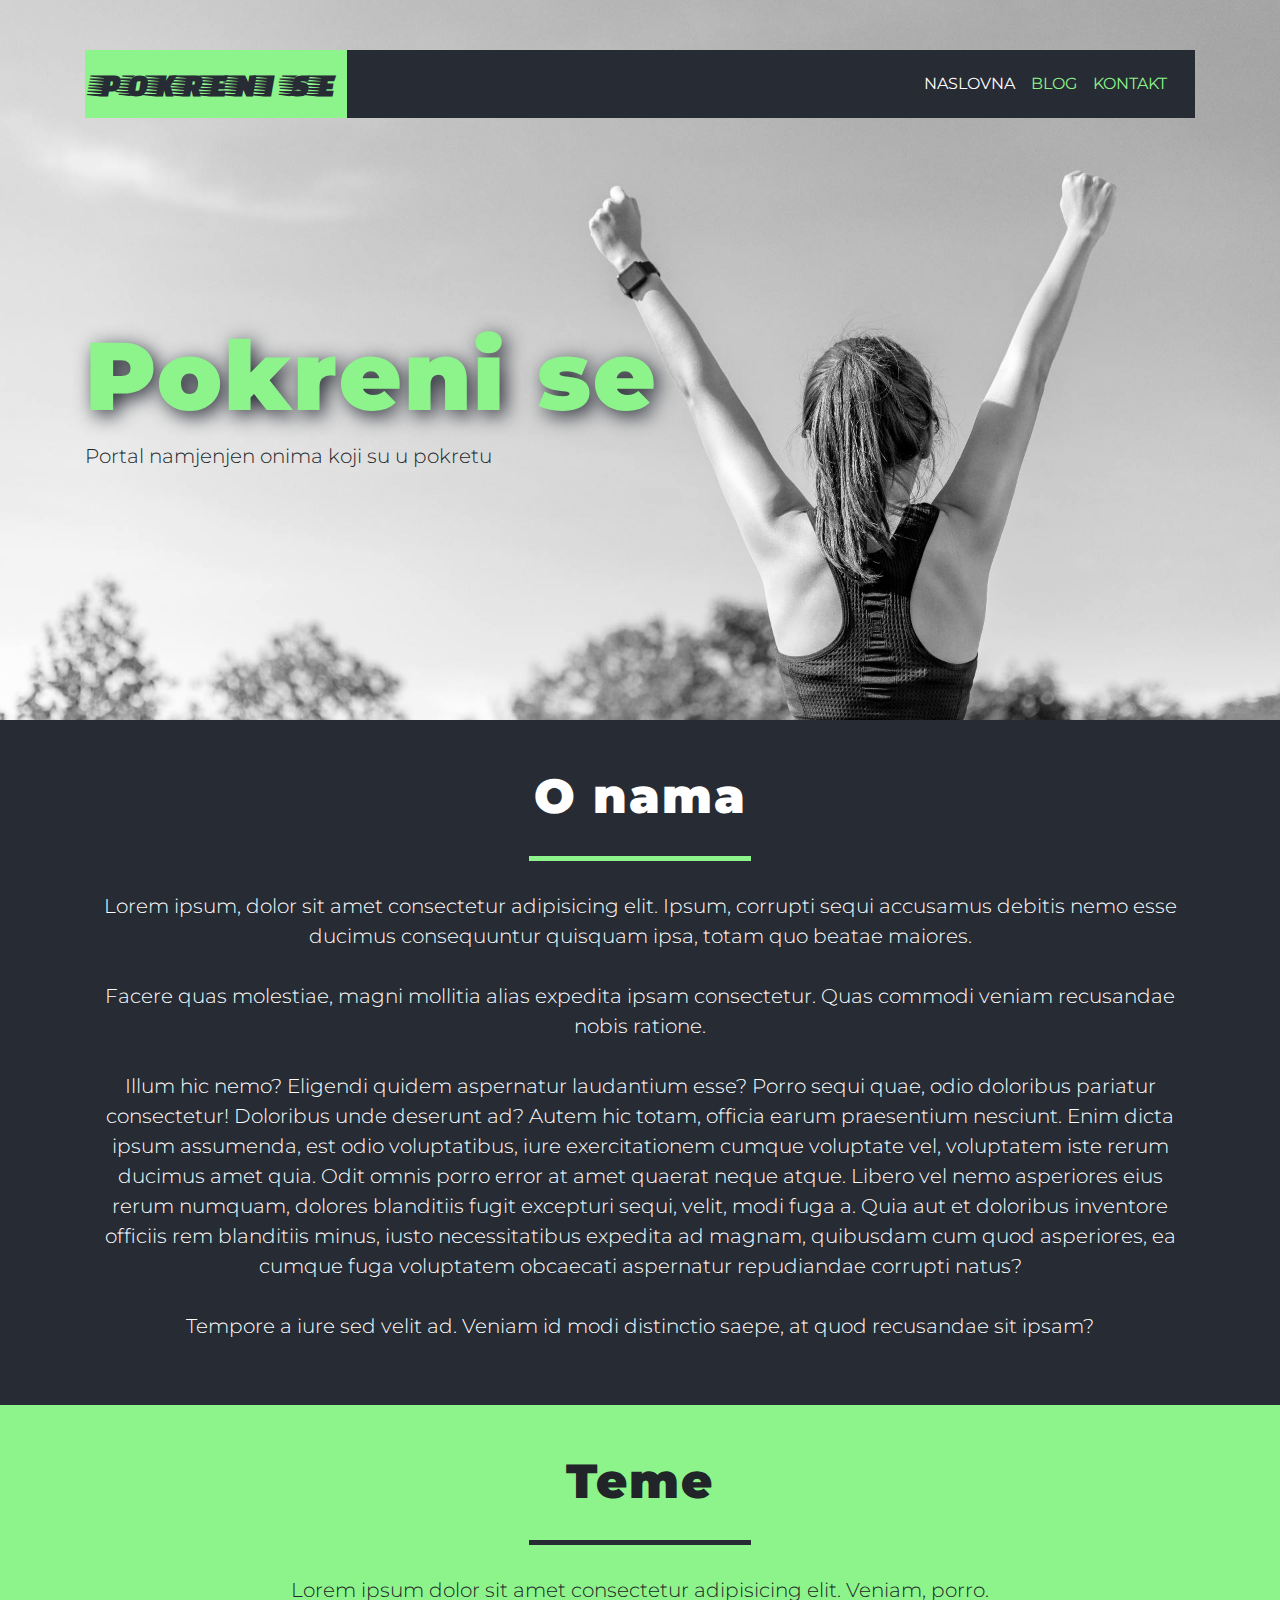
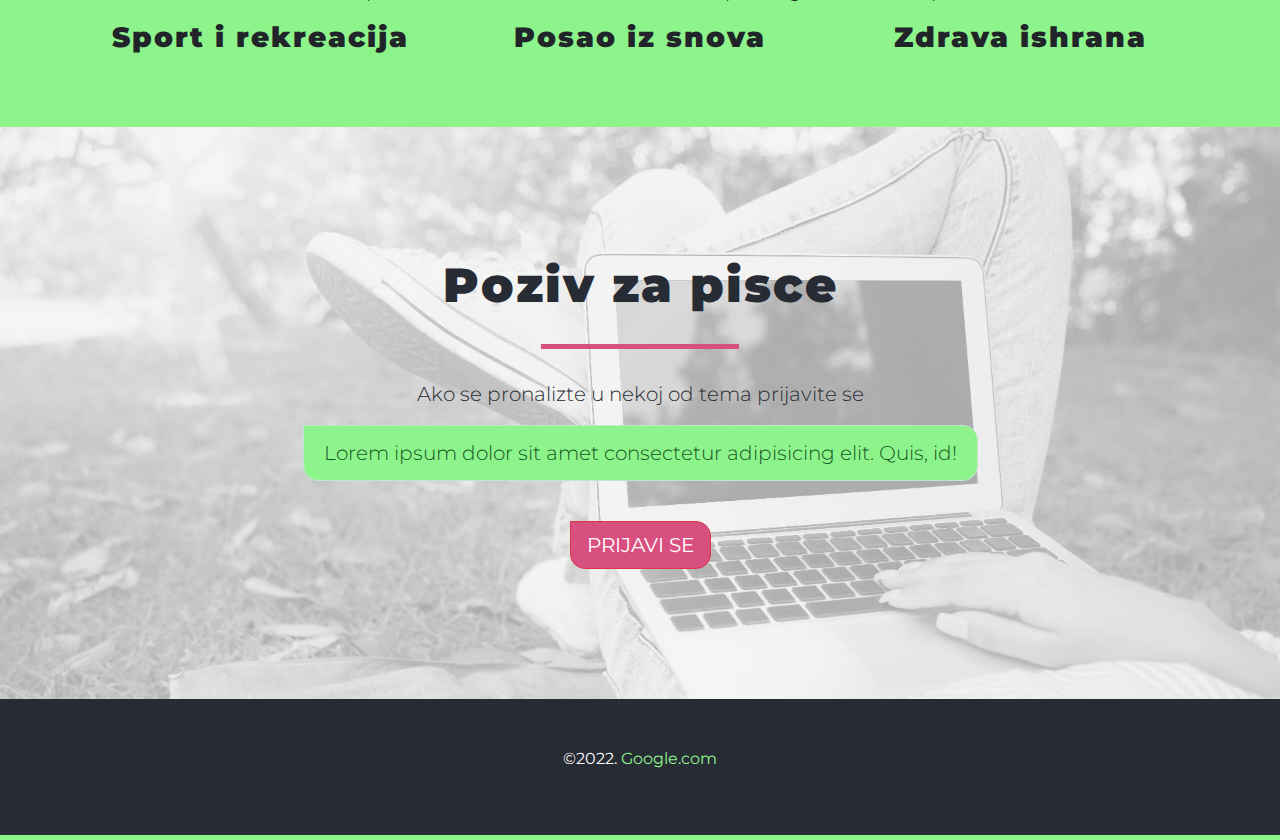
<file: index.html>
<!doctype html>
<html lang="en">
  <head>
    <!-- Required meta tags -->
    <meta charset="utf-8">
    <meta name="viewport" content="width=device-width, initial-scale=1, shrink-to-fit=no">
    
    <!-- Bootstrap CSS -->
    <link rel="stylesheet" href="https://cdn.jsdelivr.net/npm/bootstrap@4.3.1/dist/css/bootstrap.min.css" integrity="sha384-ggOyR0iXCbMQv3Xipma34MD+dH/1fQ784/j6cY/iJTQUOhcWr7x9JvoRxT2MZw1T" crossorigin="anonymous">
    <!--FontAwesome-->
    <link rel="stylesheet" href="https://cdnjs.cloudflare.com/ajax/libs/font-awesome/6.2.0/css/all.min.css" integrity="sha512-xh6O/CkQoPOWDdYTDqeRdPCVd1SpvCA9XXcUnZS2FmJNp1coAFzvtCN9BmamE+4aHK8yyUHUSCcJHgXloTyT2A==" crossorigin="anonymous" referrerpolicy="no-referrer" />
    <!--Animate JS-->
    <link rel="stylesheet" href="https://cdnjs.cloudflare.com/ajax/libs/animate.css/4.1.1/animate.min.css"/>
    <!--CSS-->
    <link rel="stylesheet" href="style.css">
    <title>Pokreni se</title>
  </head>
  <body>
    <!--Header-->
    <section class="mainHeader">
        <div class="container">
            <nav class="navbar navbar-expand-lg navbar-light bg-light">
                  <a class="navbar-brand" href="#">Pokreni se</a>
                  <button class="navbar-toggler" type="button" data-toggle="collapse" data-target="#myNavbar" aria-controls="navbarNav" aria-label="Toggle navigation">
                    <span class="navbar-toggler-icon"></span>
                  </button>
                  <div class="collapse navbar-collapse" id="myNavbar">
                    <ul class="navbar-nav ml-auto">
                      <li class="nav-item">
                        <a class="nav-link active" aria-current="page" href="#">Naslovna</a>
                      </li>
                      <li class="nav-item">
                        <a class="nav-link" href="blog.html">Blog</a>
                      </li>
                      <li class="nav-item">
                        <a class="nav-link" href="contact.html">Kontakt</a>
                      </li>
                    </ul>
                  </div>
              </nav>
        </div>
        <hgroup class="container">
            <h1 class="animate__animated animate__slideInLeft">Pokreni se</h1>
            <p class="lead animate__animated animate__slideInLeft">Portal namjenjen onima koji su u pokretu</p>
        </hgroup>
    </section>
    <!--About-us-->
        <section class="about-us text-center text-white py-5">
            <div class="container">
                <div class="row">
                    <div class="col-md-12">
                        <h2>O nama</h2>
                        <p class="lead">Lorem ipsum, dolor sit amet consectetur adipisicing elit. Ipsum, corrupti sequi accusamus debitis nemo esse ducimus consequuntur quisquam ipsa, totam quo beatae maiores.<br><br> 
                            Facere quas molestiae, magni mollitia alias expedita ipsam consectetur. Quas commodi veniam recusandae nobis ratione.<br><br>
                            Illum hic nemo? Eligendi quidem aspernatur laudantium esse? Porro sequi quae, odio doloribus pariatur consectetur! Doloribus unde deserunt ad? Autem hic totam, officia earum praesentium nesciunt. Enim dicta ipsum assumenda, est odio voluptatibus, iure exercitationem cumque voluptate vel, voluptatem iste rerum ducimus amet quia. Odit omnis porro error at amet quaerat neque atque. Libero vel nemo asperiores eius rerum numquam, dolores blanditiis fugit excepturi sequi, velit, modi fuga a. Quia aut et doloribus inventore officiis rem blanditiis minus, iusto necessitatibus expedita ad magnam, quibusdam cum quod asperiores, ea cumque fuga voluptatem obcaecati aspernatur repudiandae corrupti natus?<br><br>
                            Tempore a iure sed velit ad. Veniam id modi distinctio saepe, at quod recusandae sit ipsam?</p>
                    </div>
                </div>
            </div>
        </section>
        <!--Theme-->
        <section class="theme py-5 text-center">
            <div class="container">
                <h2>Teme</h2>
                <p class="lead">Lorem ipsum dolor sit amet consectetur adipisicing elit. Veniam, porro.</p>
                <div class="row">
                    <div class="col-md-4 animate__animated animate__fadeInLeft animate__delay-1s">
                        <h3 class="mb-4">Sport i rekreacija</h3>
                        <i class="fa-solid fa-person-running"></i>
                    </div>
                    <div class="col-md-4 animate__animated animate__fadeInLeft animate__delay-2s">
                        <h3 class="mb-4">Posao iz snova</h3>
                        <i class="fa-solid fa-chart-simple"></i>
                    </div>
                    <div class="col-md-4 animate__animated animate__fadeInLeft animate__delay-3s">
                        <h3 class="mb-4">Zdrava ishrana</h3>
                        <i class="fa-solid fa-carrot"></i>
                    </div>
        </section>
        <!--cta-->
        <section class="cta text-center">
            <div class="container">
                <h2>Poziv za pisce</h2>
                <p class="lead">Ako se pronalizte u nekoj od tema prijavite se</p>
                <div class="alert alert-success lead d-inline-block">Lorem ipsum dolor sit amet consectetur adipisicing elit. Quis, id!</div>
                <br>
                <br>
                <a href="" class="btn btn-danger btn-lg">PRIJAVI SE</a>
    </div>
        </section>
                <!--footer-->
        <footer class="text-center py-5">
            <p>&copy;2022. <a href="https://google.com">Google.com</a></p>
        </footer>
    <!-- Optional JavaScript -->
    <!-- jQuery first, then Popper.js, then Bootstrap JS -->
    <script src="https://code.jquery.com/jquery-3.3.1.slim.min.js" integrity="sha384-q8i/X+965DzO0rT7abK41JStQIAqVgRVzpbzo5smXKp4YfRvH+8abtTE1Pi6jizo" crossorigin="anonymous"></script>
    <script src="https://cdn.jsdelivr.net/npm/popper.js@1.14.7/dist/umd/popper.min.js" integrity="sha384-UO2eT0CpHqdSJQ6hJty5KVphtPhzWj9WO1clHTMGa3JDZwrnQq4sF86dIHNDz0W1" crossorigin="anonymous"></script>
    <script src="https://cdn.jsdelivr.net/npm/bootstrap@4.3.1/dist/js/bootstrap.min.js" integrity="sha384-JjSmVgyd0p3pXB1rRibZUAYoIIy6OrQ6VrjIEaFf/nJGzIxFDsf4x0xIM+B07jRM" crossorigin="anonymous"></script>
  </body>
</html>
</file>
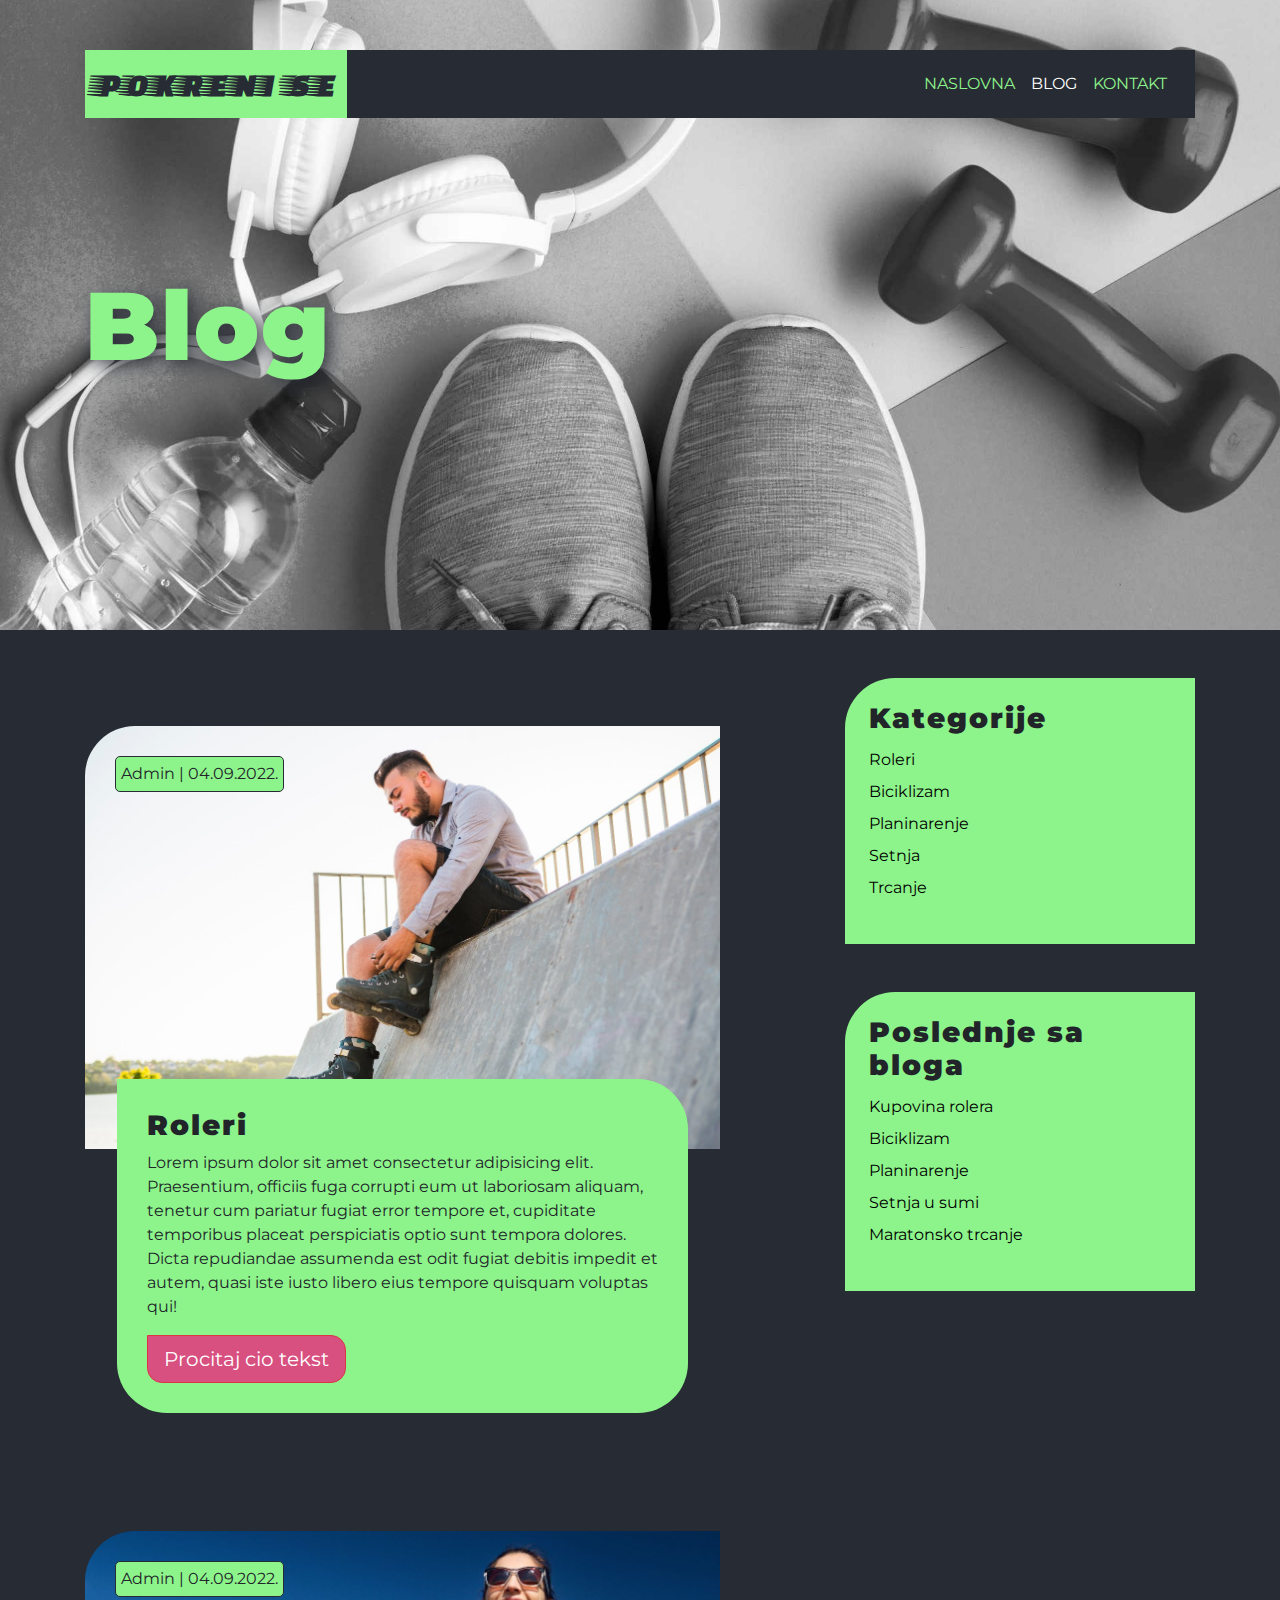
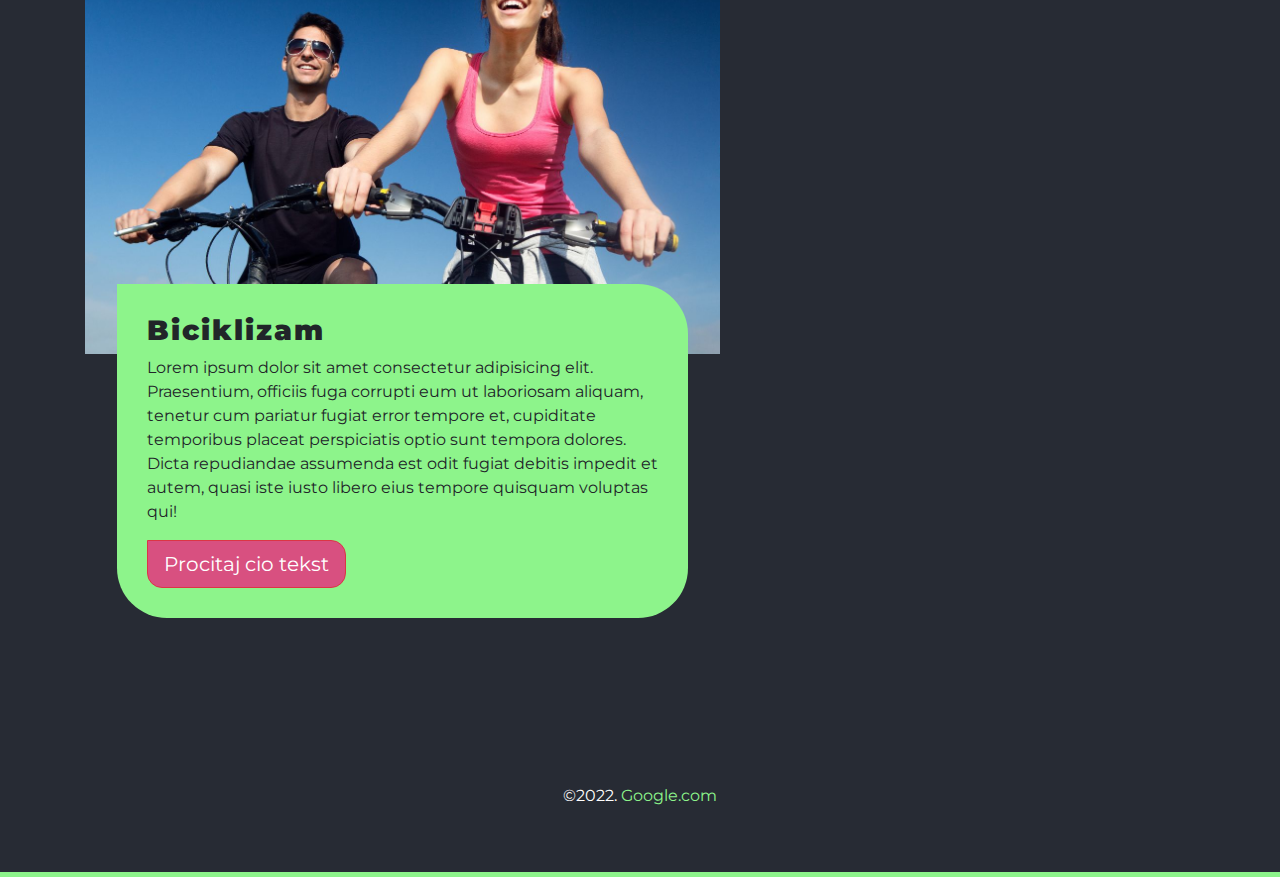
<file: blog.html>
<!doctype html>
<html lang="en">
  <head>
    <!-- Required meta tags -->
    <meta charset="utf-8">
    <meta name="viewport" content="width=device-width, initial-scale=1, shrink-to-fit=no">
    
    <!-- Bootstrap CSS -->
    <link rel="stylesheet" href="https://cdn.jsdelivr.net/npm/bootstrap@4.3.1/dist/css/bootstrap.min.css" integrity="sha384-ggOyR0iXCbMQv3Xipma34MD+dH/1fQ784/j6cY/iJTQUOhcWr7x9JvoRxT2MZw1T" crossorigin="anonymous">
    <!--FontAwesome-->
    <link rel="stylesheet" href="https://cdnjs.cloudflare.com/ajax/libs/font-awesome/6.2.0/css/all.min.css" integrity="sha512-xh6O/CkQoPOWDdYTDqeRdPCVd1SpvCA9XXcUnZS2FmJNp1coAFzvtCN9BmamE+4aHK8yyUHUSCcJHgXloTyT2A==" crossorigin="anonymous" referrerpolicy="no-referrer" />
    <!--Animate JS-->
    <link rel="stylesheet" href="https://cdnjs.cloudflare.com/ajax/libs/animate.css/4.1.1/animate.min.css"/>
    <!--CSS-->
    <link rel="stylesheet" href="style.css">
    <title>Pokreni se</title>
  </head>
  <body>
    <!--Header-->
    <section class="blogHeader">
        <div class="container">
            <nav class="navbar navbar-expand-lg navbar-light bg-light">
                  <a class="navbar-brand" href="index.html">Pokreni se</a>
                  <button class="navbar-toggler" type="button" data-toggle="collapse" data-target="#myNavbar" aria-controls="navbarNav" aria-label="Toggle navigation">
                    <span class="navbar-toggler-icon"></span>
                  </button>
                  <div class="collapse navbar-collapse" id="myNavbar">
                    <ul class="navbar-nav ml-auto">
                      <li class="nav-item">
                        <a class="nav-link" aria-current="page" href="index.html">Naslovna</a>
                      </li>
                      <li class="nav-item">
                        <a class="nav-link active" href="blog.html">Blog</a>
                      </li>
                      <li class="nav-item">
                        <a class="nav-link" href="contact.html">Kontakt</a>
                      </li>
                    </ul>
                  </div>
              </nav>
        </div>
        <hgroup class="container">
            <h1 class="animate__animated animate__slideInLeft">Blog</h1>
        </hgroup>
    </section>
                    <!--blog-->
                    <section class="blog container py-5">
                        <div class="row justify-content-between">
                            <div class="col-md-7">
                                <div class="post py-5">
                                    <div class="featured-image">
                                        <img class="img-fluid" src="img/roleri.jpg" alt="">
                                        <p class="animate__animated animate__rubberBand">Admin | 04.09.2022.</p>
                                    </div>
                                    <div class="text">
                                        <h3>Roleri</h3>
                                        <p>Lorem ipsum dolor sit amet consectetur adipisicing elit. Praesentium, officiis fuga corrupti eum ut laboriosam aliquam, tenetur cum pariatur fugiat error tempore et, cupiditate temporibus placeat perspiciatis optio sunt tempora dolores. Dicta repudiandae assumenda est odit fugiat debitis impedit et autem, quasi iste iusto libero eius tempore quisquam voluptas qui!</p>
                                        <a class="btn btn-danger btn-lg" href="">Procitaj cio tekst</a>
                                    </div>
                                </div>
                                <div class="post">
                                    <div class="featured-image">
                                        <img class="img-fluid" src="img/bicikl.jpg" alt="">
                                        <p class="animate__animated animate__rubberBand">Admin | 04.09.2022.</p>
                                    </div>
                                    <div class="text">
                                        <h3>Biciklizam</h3>
                                        <p>Lorem ipsum dolor sit amet consectetur adipisicing elit. Praesentium, officiis fuga corrupti eum ut laboriosam aliquam, tenetur cum pariatur fugiat error tempore et, cupiditate temporibus placeat perspiciatis optio sunt tempora dolores. Dicta repudiandae assumenda est odit fugiat debitis impedit et autem, quasi iste iusto libero eius tempore quisquam voluptas qui!</p>
                                        <a class="btn btn-danger btn-lg" href="">Procitaj cio tekst</a>
                                    </div>
                                </div>
                            </div>
                            <div class="col-md-4">
                                <div class="widget p-4 mb-5">
                                    <h3>Kategorije</h3>
                                    <ul class="list-unstyled">
                                        <li><a href="">Roleri</a></li>
                                        <li><a href="">Biciklizam</a></li>
                                        <li><a href="">Planinarenje</a></li>
                                        <li><a href="">Setnja</a></li>
                                        <li><a href="">Trcanje</a></li>
                                    </ul>
                                </div>                                
                                <div class="widget p-4">
                                    <h3>Poslednje sa bloga</h3>
                                    <ul class="list-unstyled">
                                        <li><a href="">Kupovina rolera</a></li>
                                        <li><a href="">Biciklizam</a></li>
                                        <li><a href="">Planinarenje</a></li>
                                        <li><a href="">Setnja u sumi</a></li>
                                        <li><a href="">Maratonsko trcanje</a></li>
                                    </ul>
                                </div>                                
                            </div>
                        </div>

                    </section>

                <!--footer-->
        <footer class="text-center py-5">
            <p>&copy;2022. <a href="https://google.com">Google.com</a></p>
        </footer>
    <!-- Optional JavaScript -->
    <!-- jQuery first, then Popper.js, then Bootstrap JS -->
    <script src="https://code.jquery.com/jquery-3.3.1.slim.min.js" integrity="sha384-q8i/X+965DzO0rT7abK41JStQIAqVgRVzpbzo5smXKp4YfRvH+8abtTE1Pi6jizo" crossorigin="anonymous"></script>
    <script src="https://cdn.jsdelivr.net/npm/popper.js@1.14.7/dist/umd/popper.min.js" integrity="sha384-UO2eT0CpHqdSJQ6hJty5KVphtPhzWj9WO1clHTMGa3JDZwrnQq4sF86dIHNDz0W1" crossorigin="anonymous"></script>
    <script src="https://cdn.jsdelivr.net/npm/bootstrap@4.3.1/dist/js/bootstrap.min.js" integrity="sha384-JjSmVgyd0p3pXB1rRibZUAYoIIy6OrQ6VrjIEaFf/nJGzIxFDsf4x0xIM+B07jRM" crossorigin="anonymous"></script>
  </body>
</html>
</file>
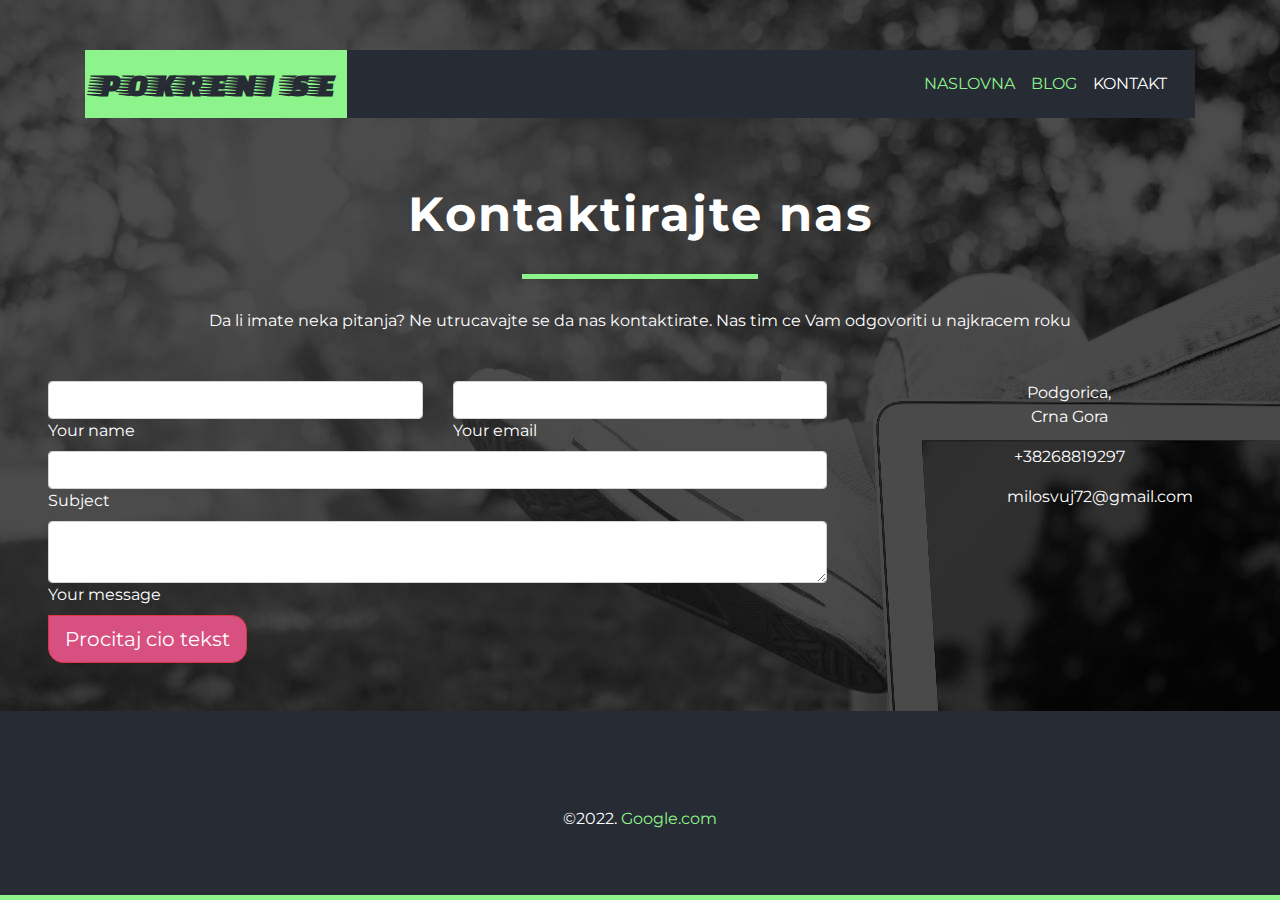
<file: contact.html>
<!doctype html>
<html lang="en">
  <head>
    <!-- Required meta tags -->
    <meta charset="utf-8">
    <meta name="viewport" content="width=device-width, initial-scale=1, shrink-to-fit=no">
    
    <!-- Bootstrap CSS -->
    <link rel="stylesheet" href="https://cdn.jsdelivr.net/npm/bootstrap@4.3.1/dist/css/bootstrap.min.css" integrity="sha384-ggOyR0iXCbMQv3Xipma34MD+dH/1fQ784/j6cY/iJTQUOhcWr7x9JvoRxT2MZw1T" crossorigin="anonymous">
    <!--FontAwesome-->
    <link rel="stylesheet" href="https://cdnjs.cloudflare.com/ajax/libs/font-awesome/6.2.0/css/all.min.css" integrity="sha512-xh6O/CkQoPOWDdYTDqeRdPCVd1SpvCA9XXcUnZS2FmJNp1coAFzvtCN9BmamE+4aHK8yyUHUSCcJHgXloTyT2A==" crossorigin="anonymous" referrerpolicy="no-referrer" />
    <!--Animate JS-->
    <link rel="stylesheet" href="https://cdnjs.cloudflare.com/ajax/libs/animate.css/4.1.1/animate.min.css"/>
    <!--CSS-->
    <link rel="stylesheet" href="style.css">
    <title>Pokreni se</title>
  </head>
  <body>
    <!--Header-->
    <section class="contactHeader">
        <div class="container">
            <nav class="navbar navbar-expand-lg navbar-light bg-light">
                  <a class="navbar-brand" href="index.html">Pokreni se</a>
                  <button class="navbar-toggler" type="button" data-toggle="collapse" data-target="#myNavbar" aria-controls="navbarNav" aria-label="Toggle navigation">
                    <span class="navbar-toggler-icon"></span>
                  </button>
                  <div class="collapse navbar-collapse" id="myNavbar">
                    <ul class="navbar-nav ml-auto">
                      <li class="nav-item">
                        <a class="nav-link" aria-current="page" href="index.html">Naslovna</a>
                      </li>
                      <li class="nav-item">
                        <a class="nav-link" href="blog.html">Blog</a>
                      </li>
                      <li class="nav-item">
                        <a class="nav-link active" href="contact.html">Kontakt</a>
                      </li>
                    </ul>
                  </div>
              </nav>
        </div>
                    <!--contact-->
    <!--Section heading-->
    <div class="contact m-5">
    <h2 class="h1-responsive font-weight-bold text-center my-4 title">Kontaktirajte nas</h2>
    <!--Section description-->
    <p class="text-center w-responsive mx-auto mb-5">Da li imate neka pitanja? Ne utrucavajte se da nas kontaktirate. Nas tim ce Vam odgovoriti u najkracem roku</p>

    <div class="row">
        <div class="col-md-8 mb-md-0 mb-5">
            <form id="contact-form" name="contact-form" action="mail.php" method="POST">
                <div class="row">
                    <div class="col-md-6">
                        <div class="md-form mb-0">
                            <input type="text" id="name" name="name" class="form-control">
                            <label for="name" class="">Your name</label>
                        </div>
                    </div>
                    <div class="col-md-6">
                        <div class="md-form mb-0">
                            <input type="text" id="email" name="email" class="form-control">
                            <label for="email" class="">Your email</label>
                        </div>
                    </div>
                </div>
                <div class="row">
                    <div class="col-md-12">
                        <div class="md-form mb-0">
                            <input type="text" id="subject" name="subject" class="form-control">
                            <label for="subject" class="">Subject</label>
                        </div>
                    </div>
                </div>
                <div class="row">
                    <div class="col-md-12">

                        <div class="md-form">
                            <textarea type="text" id="message" name="message" rows="2" class="form-control md-textarea"></textarea>
                            <label for="message">Your message</label>
                        </div>

                    </div>
                </div>
            </form>
            <div class="text-center text-md-left">
                <a class="btn btn-danger btn-lg mb-5" href="">Procitaj cio tekst</a>
            </div>
            <div class="status"></div>
        </div>
        <div class="col-md-3 text-center">
            <ul class="list-unstyled mb-0">
                <li><i class="fas fa-map-marker-alt fa-2x"></i>
                    <p>Podgorica, Crna Gora</p>
                </li>

                <li><i class="fas fa-phone mt-4 fa-2x"></i>
                    <p>+38268819297</p>
                </li>

                <li><i class="fas fa-envelope mt-4 fa-2x"></i>
                    <p>milosvuj72@gmail.com</p>
                </li>
            </ul>
        </div>
    </div>
</div>
</section>
                <!--footer-->
        <footer class="text-center py-5">
            <p>&copy;2022. <a href="https://google.com">Google.com</a></p>
        </footer>
    <!-- Optional JavaScript -->
    <!-- jQuery first, then Popper.js, then Bootstrap JS -->
    <script src="https://code.jquery.com/jquery-3.3.1.slim.min.js" integrity="sha384-q8i/X+965DzO0rT7abK41JStQIAqVgRVzpbzo5smXKp4YfRvH+8abtTE1Pi6jizo" crossorigin="anonymous"></script>
    <script src="https://cdn.jsdelivr.net/npm/popper.js@1.14.7/dist/umd/popper.min.js" integrity="sha384-UO2eT0CpHqdSJQ6hJty5KVphtPhzWj9WO1clHTMGa3JDZwrnQq4sF86dIHNDz0W1" crossorigin="anonymous"></script>
    <script src="https://cdn.jsdelivr.net/npm/bootstrap@4.3.1/dist/js/bootstrap.min.js" integrity="sha384-JjSmVgyd0p3pXB1rRibZUAYoIIy6OrQ6VrjIEaFf/nJGzIxFDsf4x0xIM+B07jRM" crossorigin="anonymous"></script>
  </body>
</html>
</file>
<file: style.css>
@import url('https://fonts.googleapis.com/css2?family=Faster+One&family=Montserrat:wght@300;400;700;900&display=swap');
:root{
    --bodyfont:'Montserrat', sans-serif;
    --primaryColor:#272b34;
    --secondaryColor:#8df48b;
    --acccents:#d85080;
    --white:#fff;
    --lightGray: #f1f1f1;
    --font:16px;
    --textShadow: 5px 5px 20px var(--primaryColor);
    --transition: .3s ease;
}
body{
    font-family: var(--bodyfont);
    font-size: var(--font);
    background-color: var(--primaryColor);
}
h1,h2,h3,h4{
    font-weight: 900;
    letter-spacing: 2px;
}
h2{
    font-size: 3rem;
}
h2::after{
    display: block;
    content: "";
    width: 20%;
    height: 5px;
    background-color: var(--secondaryColor);
    margin: 30px auto;
}
.alert-success{
    background: var(--secondaryColor);
    border-radius: 0 15px 15px 15px;
}
.btn-danger{
    background-color: var(--acccents);
    border-radius: 0 15px 15px 15px;
}
/*********
MainHeader
*********/
.mainHeader{
    background-image: url(img/header.jpg);
    background-position: center;
    background-size: cover;
    height: 80vh;
}
nav{
    position: relative;
    top: 50px;
}
.mainHeader hgroup{
    margin-top: 250px;
}
hgroup h1{
    font-size: 6rem;
    color: var(--secondaryColor);
    text-shadow: var(--textShadow);
}
.navbar-brand{
    background: var(--secondaryColor);
    padding: 10px;
    color: var(--primaryColor) !important;
    text-transform: uppercase;
    font-weight: 900;
    font-family: 'Faster One', cursive;
    font-size: 2rem;
    letter-spacing: 2px;
}
.navbar-brand:hover{
    background: var(--primaryColor);
    color: var(--secondaryColor) !important;
    transition: var(--transition);
}
.navbar {
     padding:0 20px 0 0;
     background: var(--primaryColor) !important; 
}
.nav-link{
    color: var(--secondaryColor) !important;
    text-transform: uppercase;
}
.nav-link:hover{
    color: var(--white) !important;
}
.navbar-light .navbar-nav .active>.nav-link, .navbar-light .navbar-nav .nav-link.active, .navbar-light .navbar-nav .nav-link.show, .navbar-light .navbar-nav .show>.nav-link {
    color:var(--white) !important;  
}
/*********
About-us
*********/
.about-us{
    background: var(--primaryColor);
}
/*********
Theme
*********/
.theme{
    background: var(--secondaryColor);
}
.theme h2::after{
    display: block;
    content: "";
    width: 20%;
    height: 5px;
    background-color: var(--primaryColor);
    margin: 30px auto;
}
.theme i{
    background: var(--primaryColor);
    color: var(--white);
    width: 200px;
    height: 200px;
    line-height: 200px;
    font-size: 4rem;
    clip-path: polygon(75% 0%, 100% 50%, 75% 100%, 0% 100%, 25% 50%, 0% 0%);
}
/*********
cta
*********/
.cta{
    background-image: linear-gradient(rgba(241,241,241,.7),rgba(241,241,241,.7)), url(img/cta.jpg);
    background-position: center;
    background-size: cover;
    color: var(--primaryColor);
    padding: 130px;
}
.cta h2::after{
    display: block;
    content: "";
    width: 20%;
    height: 5px;
    background-color: var(--acccents);
    margin: 30px auto;
}
/*********
footer
*********/
footer{
    background: var(--primaryColor);
    color: var(--white);
    border-bottom: 5px solid var(--secondaryColor);
}
footer a{
    color: var(--secondaryColor);
}
footer a:hover{
    color: var(--white);
}
/*********
blogHeader
*********/
.blogHeader{
    background-image: url(img/blog_header.jpg);
    background-position: center;
    background-size: cover;
    height: 70vh;
}
.blogHeader hgroup{
    margin-top: 200px;
}
.blog .text{
    background-color: var(--secondaryColor);
    width: 90%;
    margin: 0 auto;
    padding: 30px;
    position: relative;
    top: -70px;
    border-radius: 0 50px 50px 50px;
}
.featured-image{
    position: relative;
}
.featured-image img{
    border-radius: 50px 0 0 0;
}
.featured-image p{
    position: absolute;
    top: 30px;
    left: 30px;
    background-color: var(--secondaryColor);
    border-radius: 5px;
    padding: 5px;
    border: 1px solid var(--primaryColor);
}
.widget{
    background: var(--secondaryColor);
    line-height: 2;
    border-radius: 50px 0 0 0;

}
.widget ul li a{
    color: black;
}
.widget ul li a:hover{
    text-decoration: none;
    color: var(--white);
    transition: var(--transition);
}
.contactHeader{
    background-image: linear-gradient(rgba(0,0,0,.7),rgba(0,0,0,.7)), url(img/cta.jpg);
}
.contactHeader .contact{
    color: var(--white);
}
.contactHeader .contact h2{
    padding-top: 70px;
}
.contactHeader .contact ul {
    margin-left: 150px;
}
.contactHeader .contact ul i {
    color: var(--secondaryColor);
}
/*********
responsive
*********/
@media(max-width:768px){
    .nav-link{
        margin-left: 15px;
        margin-bottom: 5px;
        font-weight: 400;
    }
    .mainHeader hgroup h1{
        font-size: 3rem;
    }
    .mainHeader p{
        font-size: 17px;
    }
    h2{
        font-size: 2rem;
    }
    .about-us p{
        font-size: 14px;
    }
    .theme p{
        font-size: 17px;
    }
    .theme h3{
        font-size: 28px;
    }
    .theme i{
        width: 160px;
        height: 160px;
        line-height: 160px;
        font-size: 3rem;
        margin-bottom: 20px;    
    }
    .cta {
        padding: 60px;
    }
    h2::after{
        margin: 20px auto;
    }
    .blogHeader hgroup h1{
        font-size: 3rem;
    }
    .blog .text{
        font-size: 14px;
    }
    .blog .btn{
        font-size: 16px;
    }
    .blog p{
        font-size: 13px;
    }
    .widget h3{
        font-size: 25px;
    }
    .widget{
        line-height: 1.5;
        margin-right: 40px; 
        margin-left: 20px;       
    }
    .post h3{
        font-size: 25px;
    }
    .contactHeader .contact ul {
        margin-left: 0px;
    }

}
</file>
